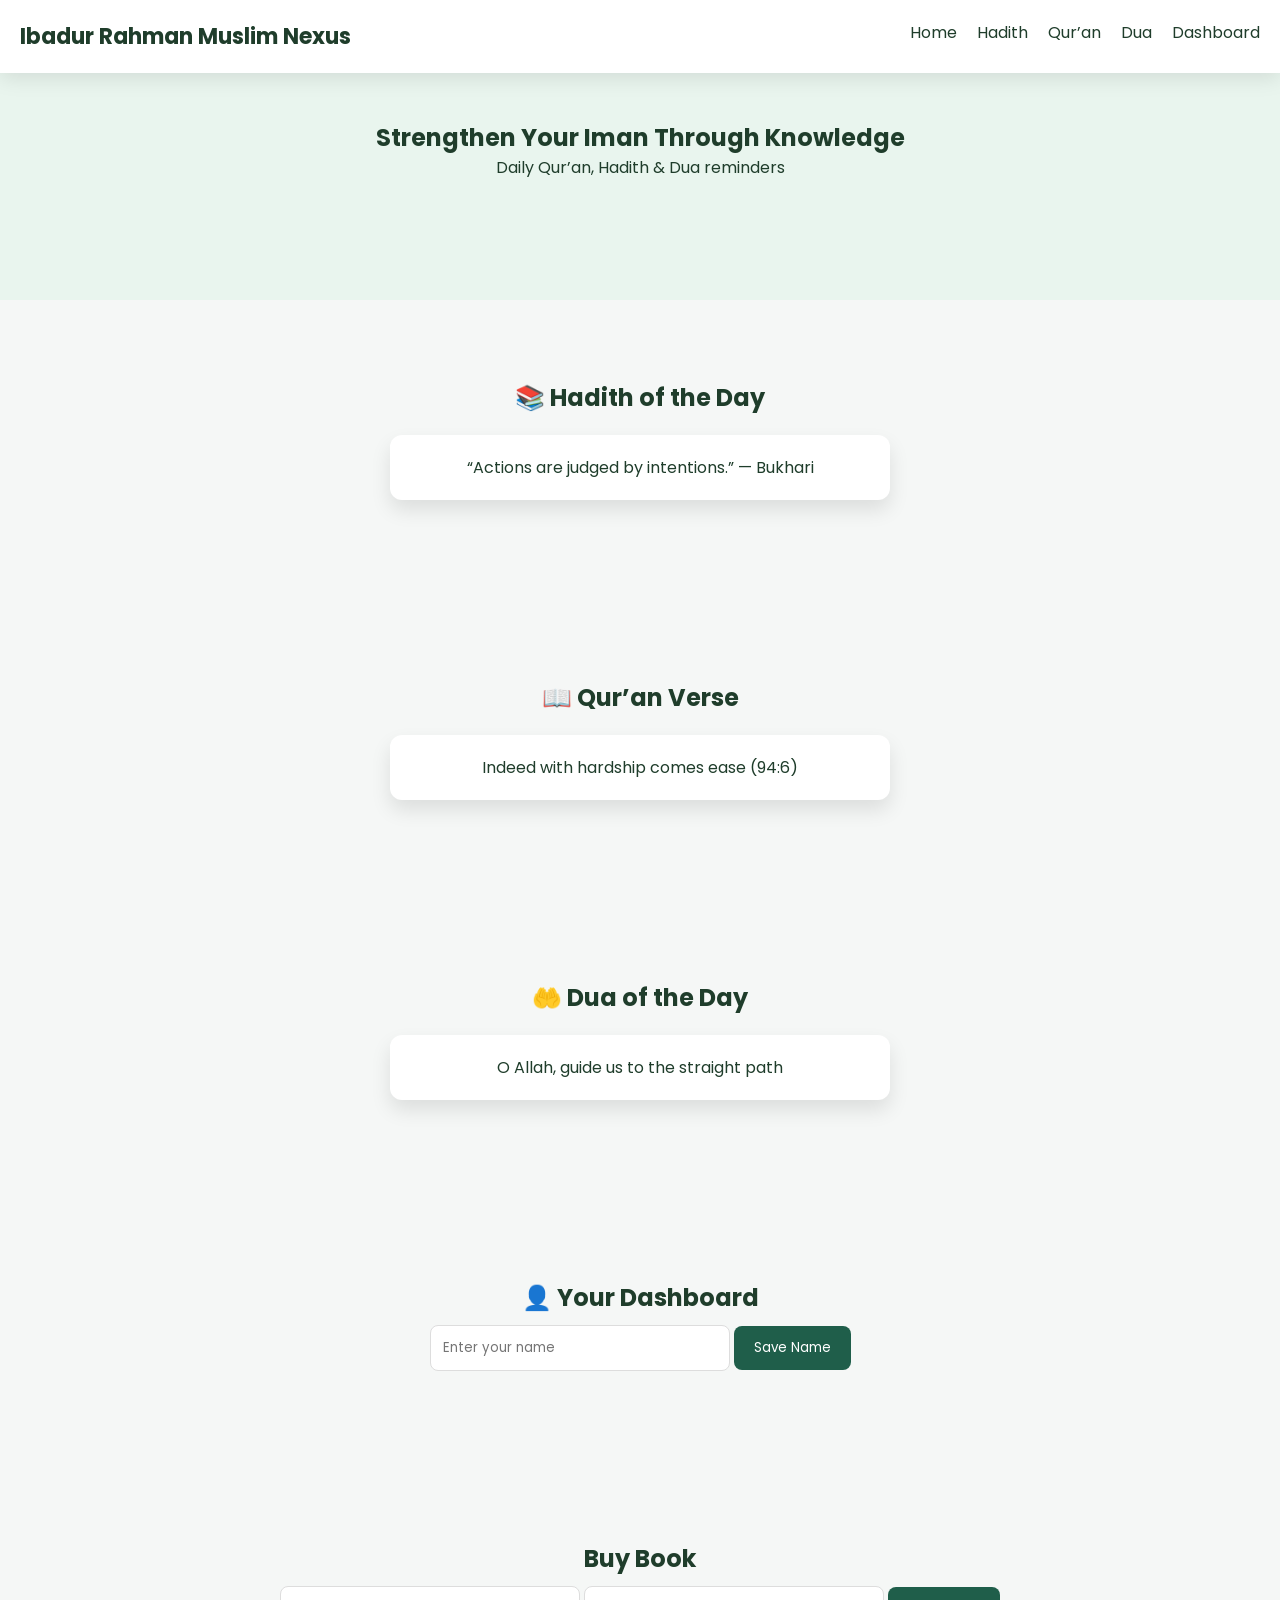
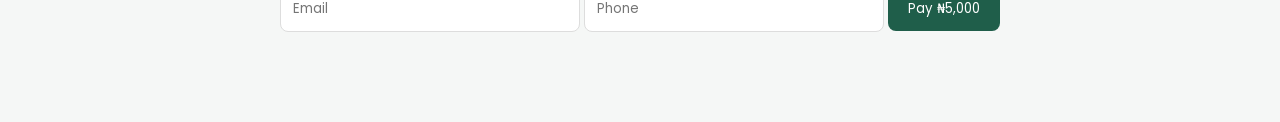
<file: index.html>
<!DOCTYPE html>
<html lang="en">
<head>
<meta charset="UTF-8">
<meta name="viewport" content="width=device-width, initial-scale=1.0">

<title>Ibadur Rahman Muslim Nexus | Islamic Knowledge Platform</title>

<link rel="stylesheet" href="style.css">
<link href="https://fonts.googleapis.com/css2?family=Poppins:wght@300;400;500;600;700&display=swap" rel="stylesheet">

<script src="https://js.paystack.co/v1/inline.js"></script>
</head>

<body>

<!-- OVERLAY -->
<div class="overlay" id="overlay"></div>

<!-- NAVBAR -->
<header class="navbar">
    <div class="logo">Ibadur Rahman Muslim Nexus</div>

    <div class="hamburger" id="hamburger">
        <span></span><span></span><span></span>
    </div>

    <nav id="navMenu">
        <a href="#home">Home</a>
        <a href="#hadith">Hadith</a>
        <a href="#quran">Qur’an</a>
        <a href="#dua">Dua</a>
        <a href="#dashboard">Dashboard</a>
    </nav>
</header>

<!-- HERO -->
<section class="hero" id="home">
    <h1>Strengthen Your Iman Through Knowledge</h1>
    <p>Daily Qur’an, Hadith & Dua reminders</p>
</section>

<!-- HADITH -->
<section class="section" id="hadith">
    <h2>📚 Hadith of the Day</h2>
    <div class="card" id="hadithBox">Loading...</div>
</section>

<!-- QURAN -->
<section class="section" id="quran">
    <h2>📖 Qur’an Verse</h2>
    <div class="card" id="quranBox">Loading...</div>
</section>

<!-- DUA -->
<section class="section" id="dua">
    <h2>🤲 Dua of the Day</h2>
    <div class="card" id="duaBox">Loading...</div>
</section>

<!-- DASHBOARD -->
<section class="section" id="dashboard">
    <h2>👤 Your Dashboard</h2>

    <input type="text" id="name" placeholder="Enter your name">
    <button onclick="saveName()">Save Name</button>

    <p id="welcome"></p>
</section>

<!-- PAYSTACK -->
<section class="section">
    <h2>Buy Book</h2>

    <input id="email" placeholder="Email">
    <input id="phone" placeholder="Phone">

    <button onclick="payWithPaystack()">Pay ₦5,000</button>
</section>

<script src="script.js"></script>
</body>
</html>
</file>
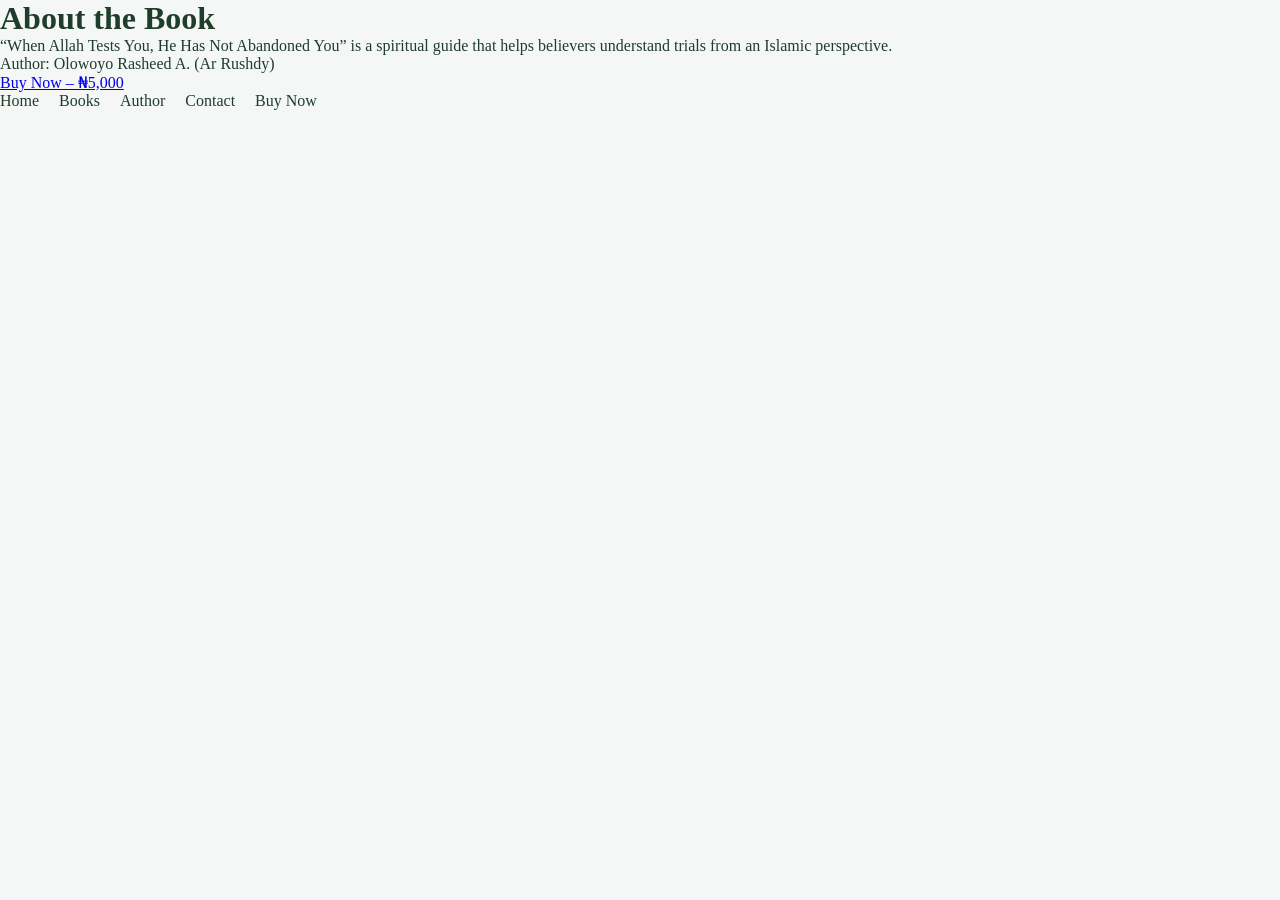
<file: about.html>
<!DOCTYPE html>
<html>
<head>
<title>About Book</title>
<link rel="stylesheet" href="style.css">
</head>

<body>

<h1>About the Book</h1>

<p>
“When Allah Tests You, He Has Not Abandoned You” is a spiritual guide
that helps believers understand trials from an Islamic perspective.
</p>

<p>
Author: Olowoyo Rasheed A. (Ar Rushdy)
</p>

<a href="checkout.html" class="btn">Buy Now – ₦5,000</a>
<nav>

<a href="index.html">Home</a>

<a href="books.html">Books</a>

<a href="about.html">Author</a>

<a href="#contact">Contact</a>

<a href="checkout.html" class="buy-btn">
Buy Now
</a>

</nav>
</body>
</html>
</file>
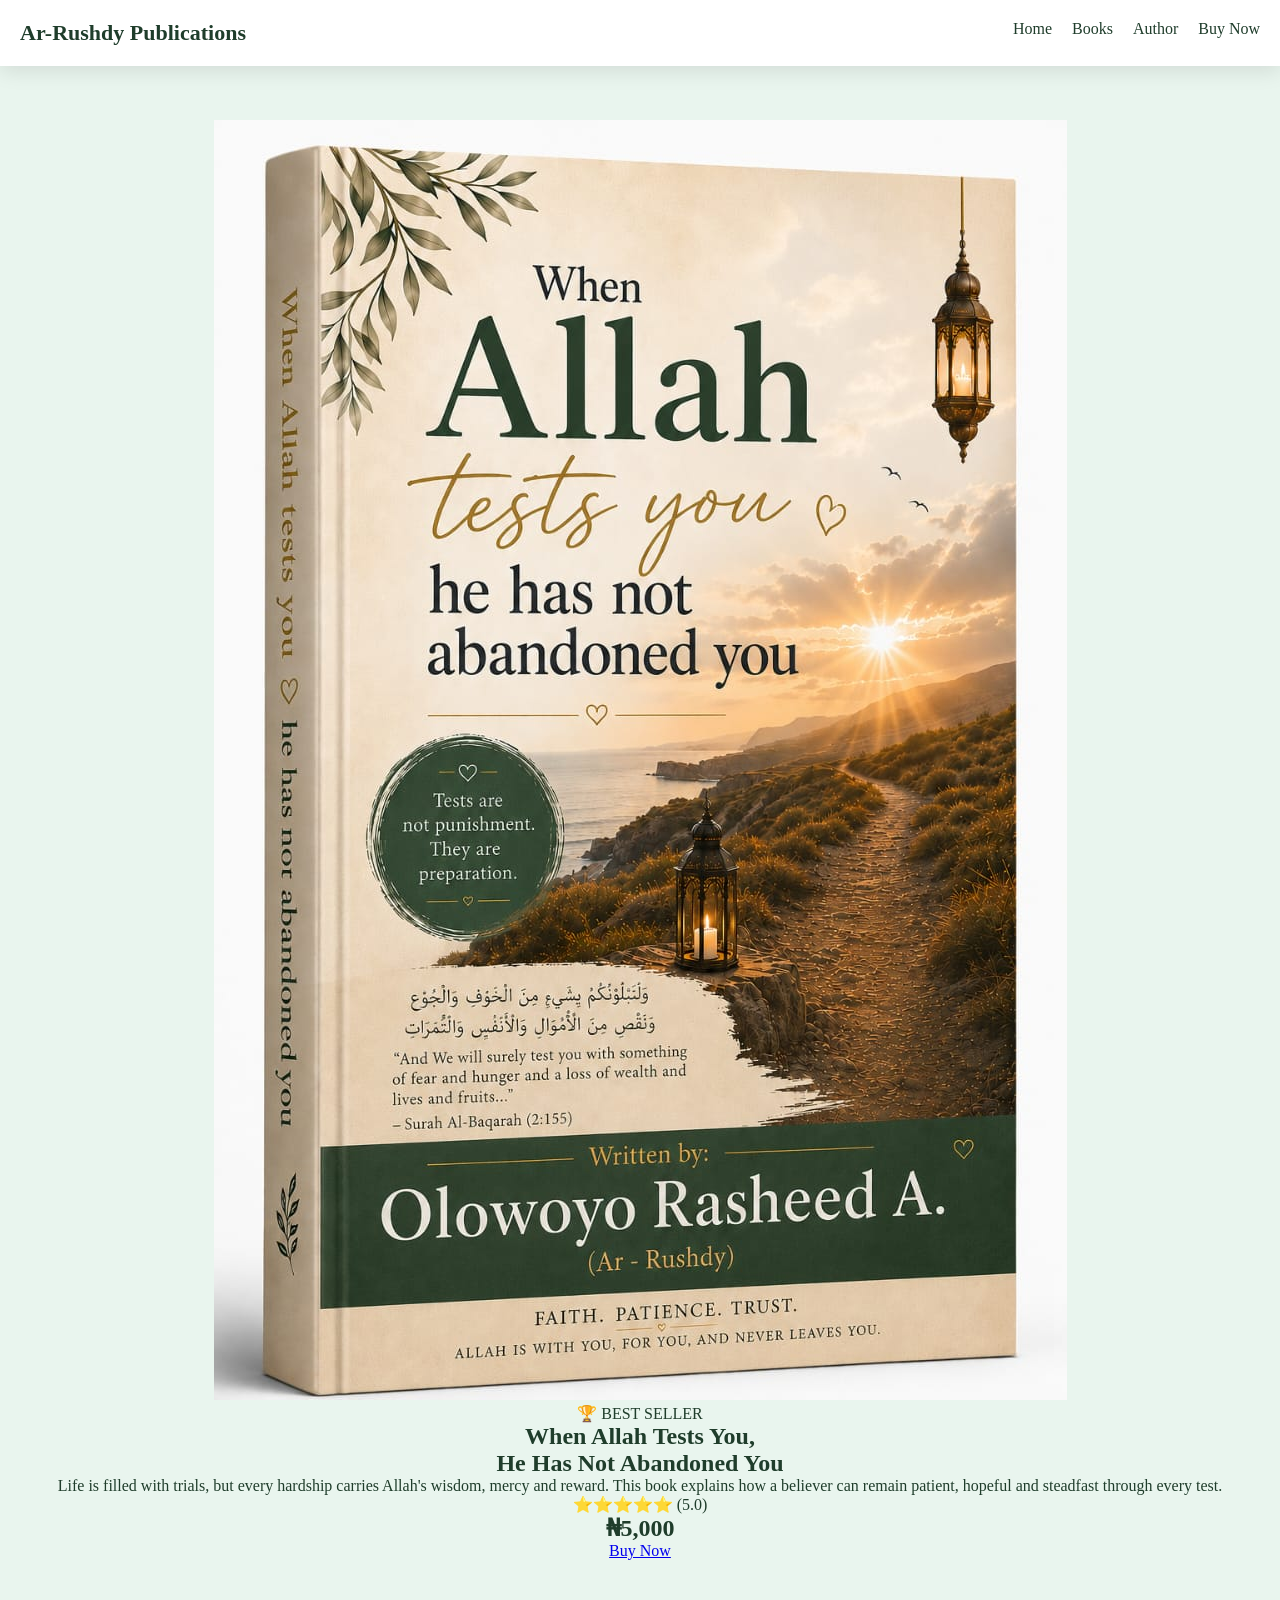
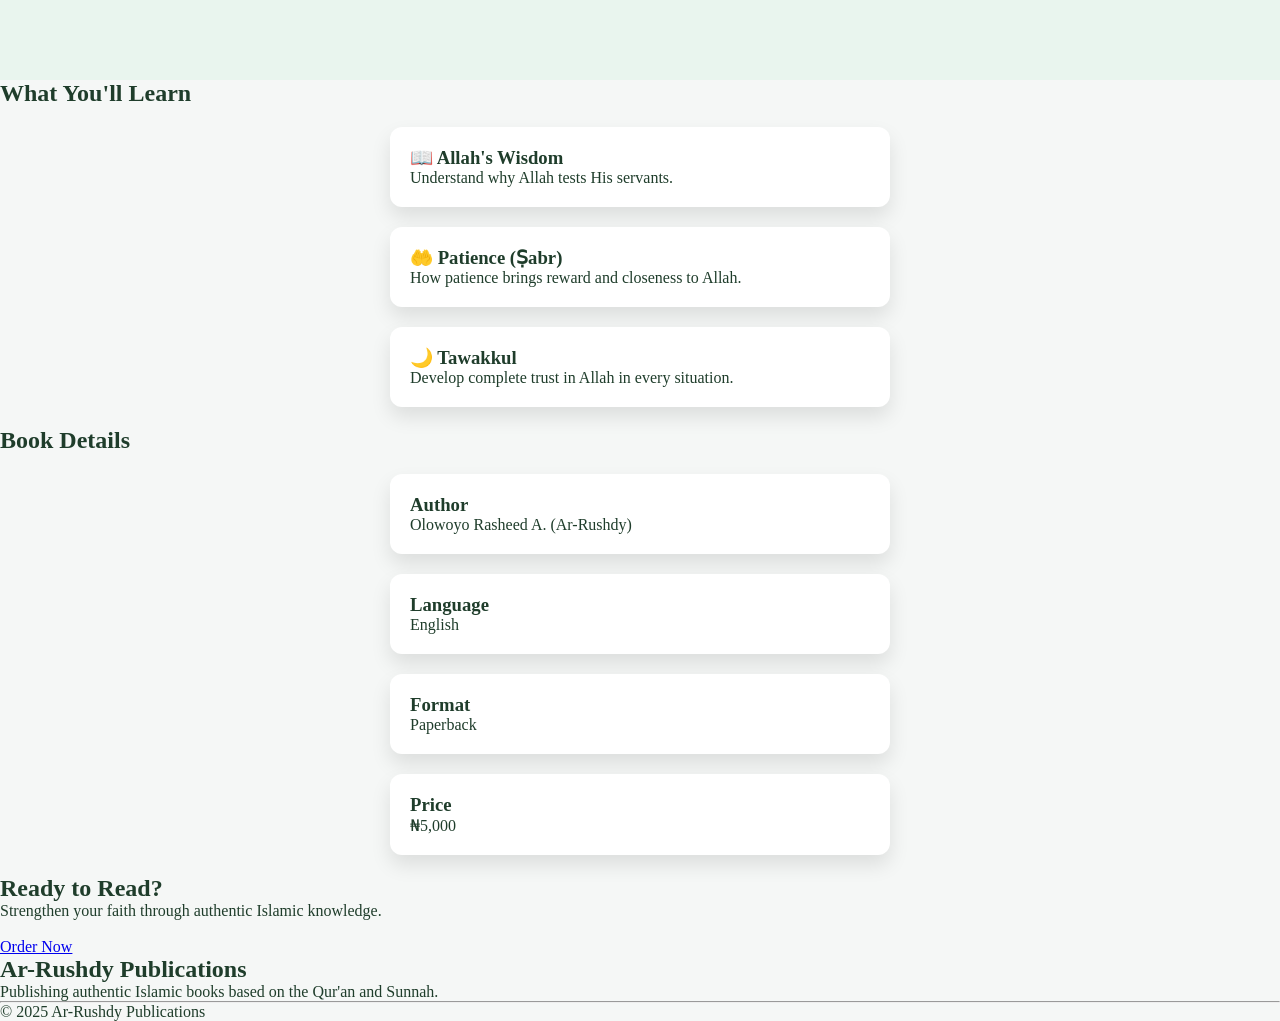
<file: book1.html>
<!DOCTYPE html>
<html lang="en">

<head>

<meta charset="UTF-8">
<meta name="viewport" content="width=device-width, initial-scale=1.0">

<title>When Allah Tests You | Ar-Rushdy Publications</title>

<link rel="stylesheet" href="style.css">

</head>

<body>

<header class="navbar">

<div class="logo">
Ar-Rushdy Publications
</div>

<nav>

<a href="index.html">Home</a>

<a href="books.html">Books</a>

<a href="about.html">Author</a>

<a href="checkout.html" class="buy-btn">
Buy Now
</a>

</nav>

</header>

<section class="hero">

<div class="hero-image">

<img src="Images/book.jpeg" alt="When Allah Tests You">

</div>

<div class="hero-text">

<span class="badge">
🏆 BEST SELLER
</span>

<h1>

When Allah Tests You,<br>
He Has Not Abandoned You

</h1>

<p>

Life is filled with trials, but every hardship carries
Allah's wisdom, mercy and reward. This book explains
how a believer can remain patient, hopeful and steadfast
through every test.

</p>

<p class="rating">

⭐⭐⭐⭐⭐ (5.0)

</p>

<h2>

₦5,000

</h2>

<a href="checkout.html" class="primary-btn">

Buy Now

</a>

</div>

</section>

<section class="discover">

<h2>

What You'll Learn

</h2>

<div class="cards">

<div class="card">

<h3>📖 Allah's Wisdom</h3>

<p>

Understand why Allah tests His servants.

</p>

</div>

<div class="card">

<h3>🤲 Patience (Ṣabr)</h3>

<p>

How patience brings reward and closeness to Allah.

</p>

</div>

<div class="card">

<h3>🌙 Tawakkul</h3>

<p>

Develop complete trust in Allah in every situation.

</p>

</div>

</div>

</section>

<section class="features">

<h2>

Book Details

</h2>

<div class="cards">

<div class="card">

<h3>Author</h3>

<p>

Olowoyo Rasheed A. (Ar-Rushdy)

</p>

</div>

<div class="card">

<h3>Language</h3>

<p>

English

</p>

</div>

<div class="card">

<h3>Format</h3>

<p>

Paperback

</p>

</div>

<div class="card">

<h3>Price</h3>

<p>

₦5,000

</p>

</div>

</div>

</section>

<section class="verse">

<h2>

Ready to Read?

</h2>

<p class="translation">

Strengthen your faith through authentic Islamic knowledge.

</p>

<br>

<a href="checkout.html" class="primary-btn">

Order Now

</a>

</section>

<footer class="footer">

<h2>

Ar-Rushdy Publications

</h2>

<p>

Publishing authentic Islamic books based on the Qur'an and Sunnah.

</p>

<hr>

<p>

© 2025 Ar-Rushdy Publications

</p>

</footer>

<script src="script.js"></script>

</body>

</html>
</file>
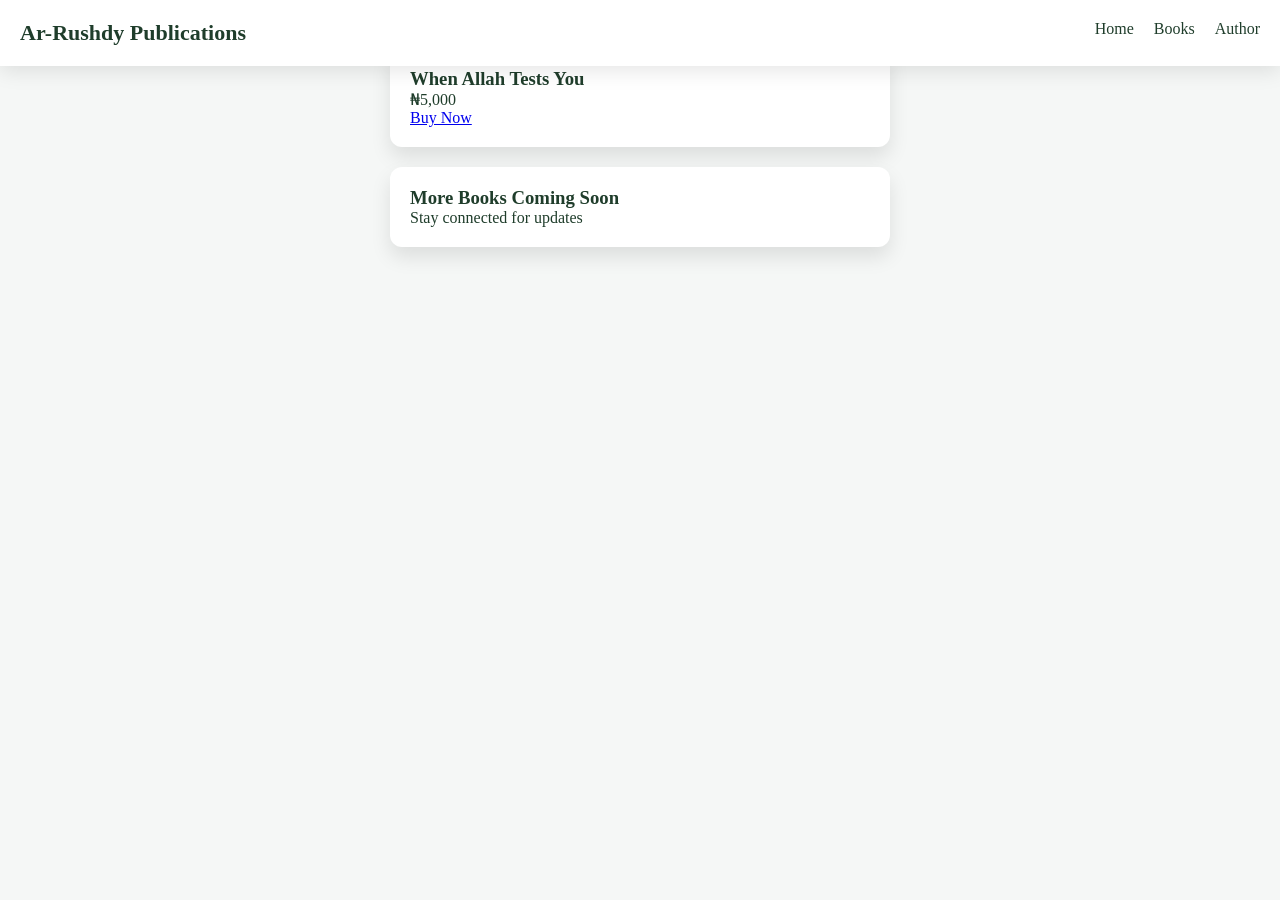
<file: books.html>
<!DOCTYPE html>
<html lang="en">
<head>
<meta charset="UTF-8">
<meta name="viewport" content="width=device-width, initial-scale=1.0">
<title>Books - Ar-Rushdy Publications</title>
<link rel="stylesheet" href="style.css">
</head>

<body>

<!-- NAVBAR -->
<header class="navbar">
    <div class="logo">Ar-Rushdy Publications</div>

    <div class="hamburger" id="hamburger">
        <span></span>
        <span></span>
        <span></span>
    </div>

    <nav id="navMenu">
        <a href="index.html">Home</a>
        <a href="books.html">Books</a>
        <a href="about.html">Author</a>
    </nav>
</header>

<div class="overlay" id="overlay"></div>

<!-- BOOKS SECTION -->
<section class="discover">
    <h2>📚 Published Books</h2>

    <div class="cards">

        <div class="card">
            <h3>When Allah Tests You</h3>
            <p>₦5,000</p>
            <a href="checkout.html" class="primary-btn">Buy Now</a>
        </div>

        <div class="card">
            <h3>More Books Coming Soon</h3>
            <p>Stay connected for updates</p>
        </div>

    </div>
</section>

<script src="script.js"></script>
</body>
</html>
</file>
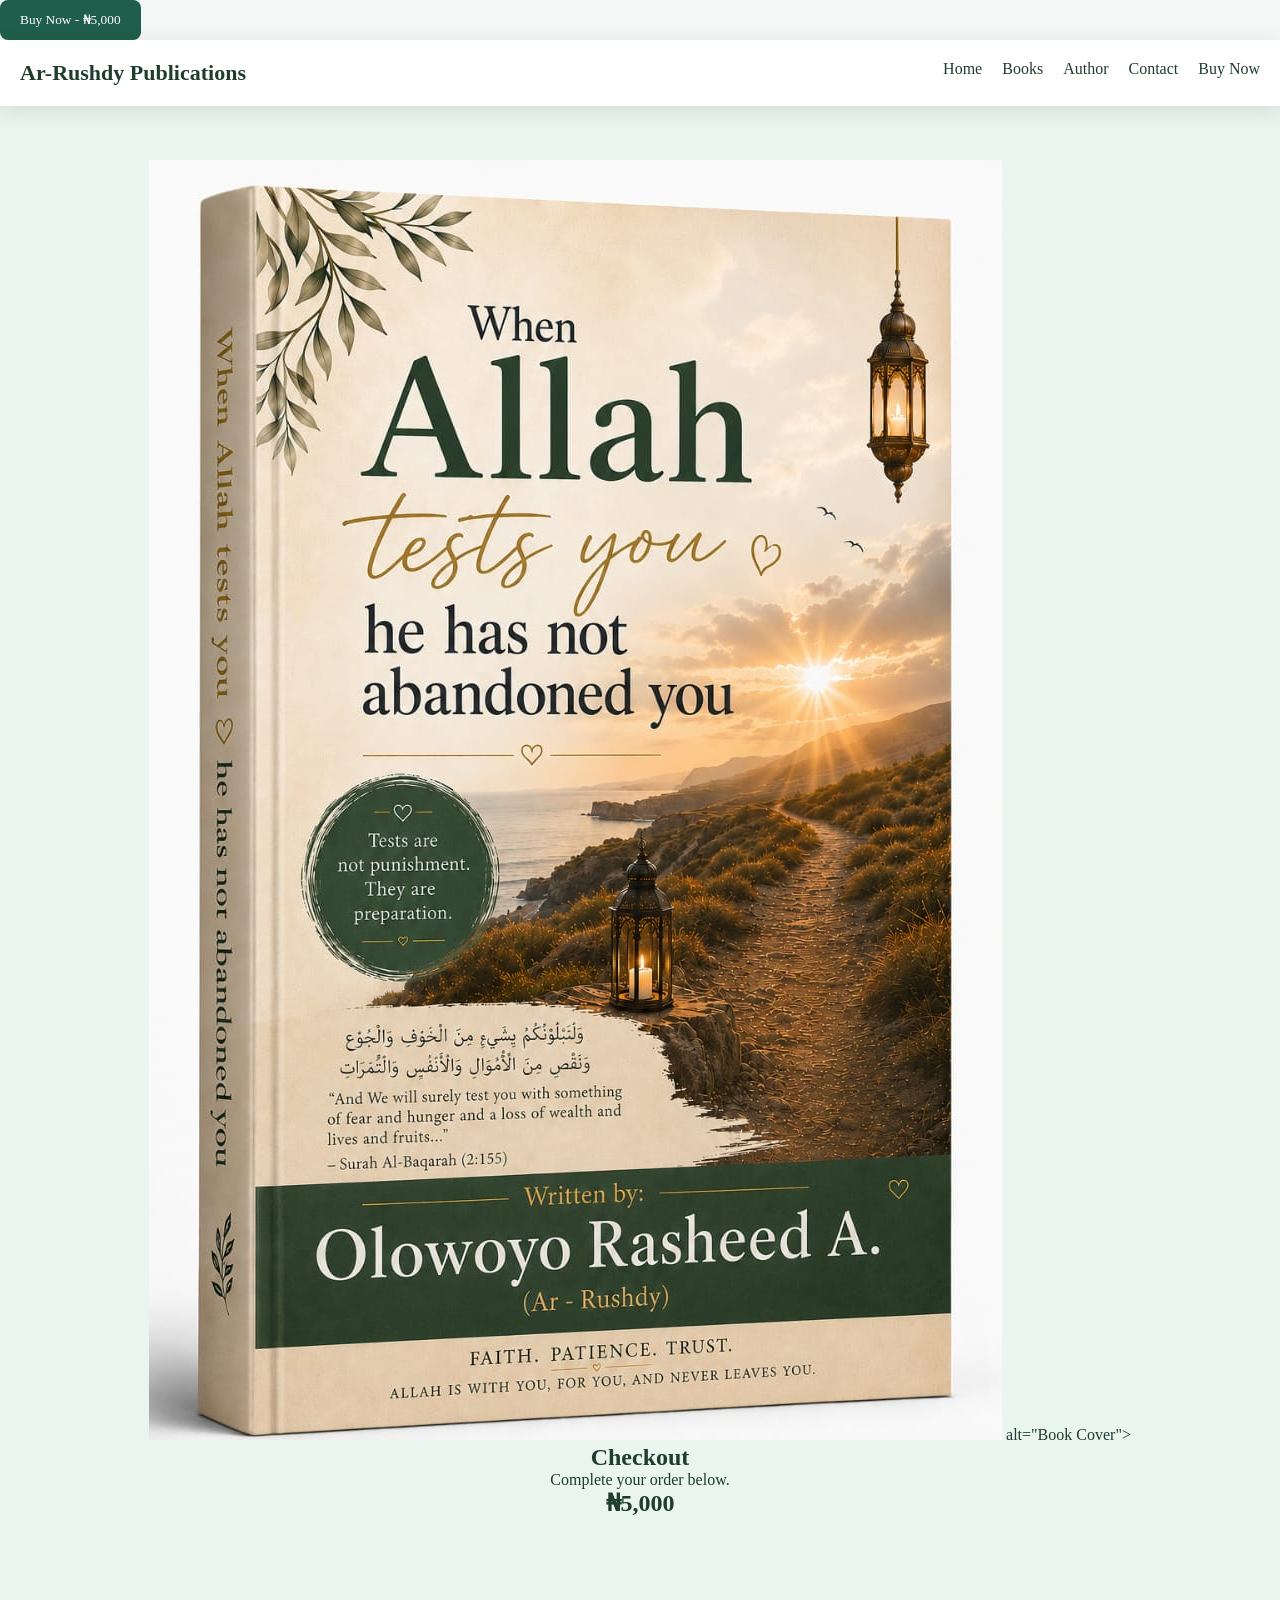
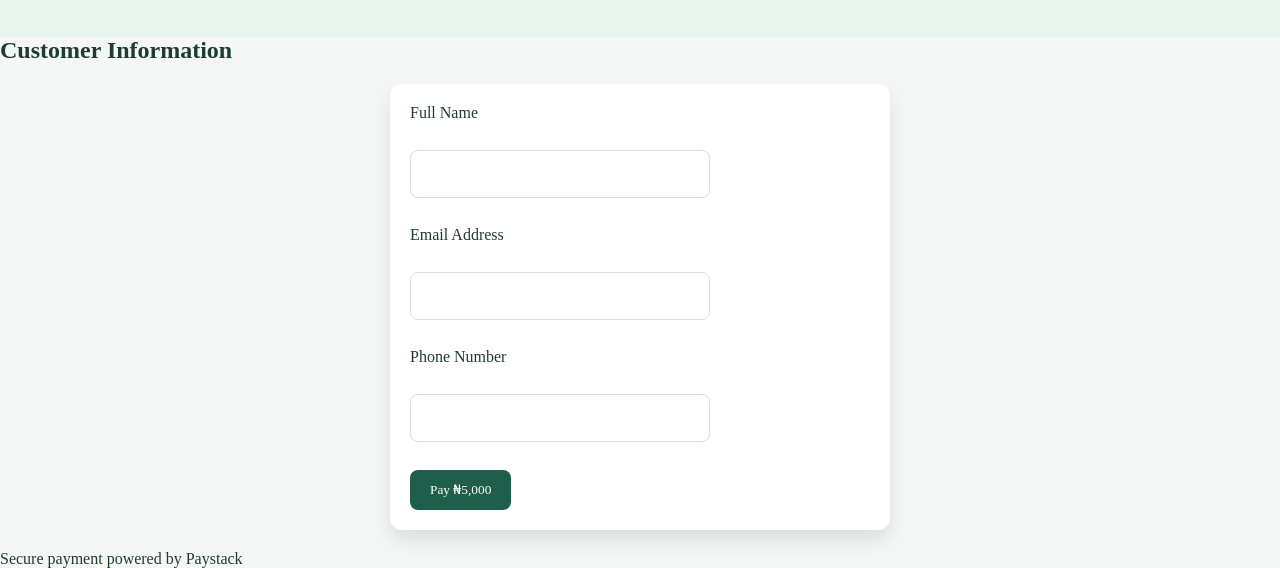
<file: checkout.html>
<button onclick="payWithPaystack()">
Buy Now - ₦5,000
</button><!DOCTYPE html>
<html lang="en">

<head>

<meta charset="UTF-8">

<meta name="viewport"
content="width=device-width, initial-scale=1.0">

<title>Checkout | Ar-Rushdy Publications</title>

<link rel="stylesheet" href="style.css">

</head>

<body>

<header class="navbar">

<div class="logo">

Ar-Rushdy Publications

</div>

<nav>

<a href="index.html">Home</a>

<a href="books.html">Books</a>

<a href="about.html">Author</a>

<a href="#contact">Contact</a>

<a href="checkout.html" class="buy-btn">
Buy Now
</a>

</nav>

</header>

<section class="hero">

<div class="hero-image">

<img src="Images/book.jpeg" alt="Book Cover">
alt="Book Cover">

</div>

<div class="hero-text">

<h1>

Checkout

</h1>

<p>

Complete your order below.

</p>

<h2>

₦5,000

</h2>

</div>

</section>

<section class="features">

<h2>

Customer Information

</h2>

<form id="paymentForm">

<div class="card">

<label>

Full Name

</label>

<br><br>

<input
type="text"
id="name"
required
style="width:100%;padding:15px;">

<br><br>

<label>

Email Address

</label>

<br><br>

<input
type="email"
id="email"
required
style="width:100%;padding:15px;">

<br><br>

<label>

Phone Number

</label>

<br><br>

<input
type="tel"
id="phone"
required
style="width:100%;padding:15px;">

<br><br>

<button
type="button"
class="primary-btn"
onclick="payWithPaystack()">

Pay ₦5,000

</button>

</div>

</form>

</section>

<footer class="footer">

<p>

Secure payment powered by Paystack

</p>

</footer>

<script src="https://js.paystack.co/v1/inline.js"></script>

<script src="script.js"></script>

</body>

</html>
</file>
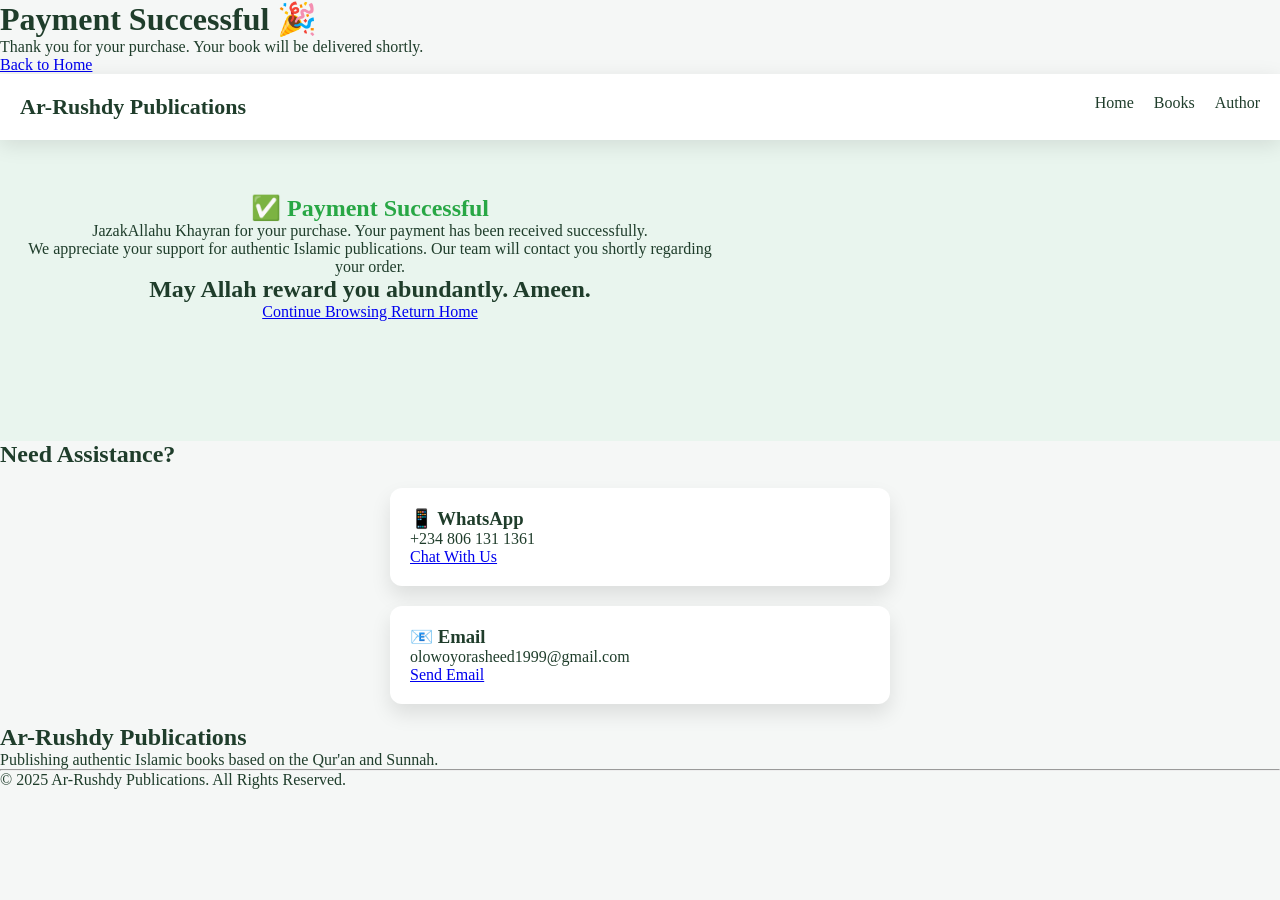
<file: success.html>
<!DOCTYPE html>
<html>
<head>
<title>Success</title>
<link rel="stylesheet" href="style.css">
</head>

<body>

<h1>Payment Successful 🎉</h1>

<p>
Thank you for your purchase.
Your book will be delivered shortly.
</p>

<a href="index.html" class="btn">Back to Home</a>
<!DOCTYPE html>
<html lang="en">

<head>

<meta charset="UTF-8">
<meta name="viewport" content="width=device-width, initial-scale=1.0">

<title>Payment Successful | Ar-Rushdy Publications</title>

<link rel="stylesheet" href="style.css">

</head>

<body>

<header class="navbar">

<div class="logo">
Ar-Rushdy Publications
</div>

<nav>

<a href="index.html">Home</a>

<a href="books.html">Books</a>

<a href="about.html">Author</a>

</nav>

</header>

<section class="hero">

<div class="hero-text" style="text-align:center; max-width:700px;">

<h1 style="color:#28a745;">

✅ Payment Successful

</h1>

<p>

JazakAllahu Khayran for your purchase.

Your payment has been received successfully.

</p>

<p>

We appreciate your support for authentic Islamic publications.

Our team will contact you shortly regarding your order.

</p>

<h2>

May Allah reward you abundantly. Ameen.

</h2>

<div class="hero-buttons">

<a href="books.html" class="secondary-btn">

Continue Browsing

</a>

<a href="index.html" class="primary-btn">

Return Home

</a>

</div>

</div>

</section>

<section class="features">

<h2>Need Assistance?</h2>

<div class="cards">

<div class="card">

<h3>📱 WhatsApp</h3>

<p>

+234 806 131 1361

</p>

<a href="https://wa.me/2348061311361"
target="_blank"
class="primary-btn">

Chat With Us

</a>

</div>

<div class="card">

<h3>📧 Email</h3>

<p>

olowoyorasheed1999@gmail.com

</p>

<a href="mailto:olowoyorasheed1999@gmail.com"
class="secondary-btn">

Send Email

</a>

</div>

</div>

</section>

<footer class="footer">

<h2>Ar-Rushdy Publications</h2>

<p>

Publishing authentic Islamic books based on the Qur'an and Sunnah.

</p>

<hr>

<p>

© 2025 Ar-Rushdy Publications. All Rights Reserved.

</p>

</footer>

<script src="script.js"></script>

</body>

</html>

</body>
</html>
</file>
<file: style.css>
*{
margin:0;
padding:0;
box-sizing:border-box;
font-family:Poppins;
}

body{
background:#f5f7f6;
color:#1f3d2b;
}

/* NAV */
.navbar{
display:flex;
justify-content:space-between;
padding:20px;
position:fixed;
width:100%;
background:#fff;
z-index:1000;
box-shadow:0 5px 20px rgba(0,0,0,.1);
}

.logo{font-weight:700;font-size:22px}

/* MENU */
nav{
display:flex;
gap:20px;
}

nav a{
text-decoration:none;
color:#1f3d2b;
}

/* HAMBURGER */
.hamburger{
display:none;
cursor:pointer;
}

.hamburger span{
display:block;
height:3px;
width:25px;
margin:5px;
background:#1f3d2b;
}

/* HERO */
.hero{
padding:120px 20px;
text-align:center;
background:#e9f5ee;
}

/* SECTIONS */
.section{
padding:60px 20px;
text-align:center;
}

.card{
background:#fff;
padding:20px;
margin:20px auto;
max-width:500px;
border-radius:12px;
box-shadow:0 10px 20px rgba(0,0,0,.1);
}

/* INPUTS */
input{
padding:10px;
margin:5px;
width:80%;
max-width:300px;
}

button{
padding:10px 20px;
background:#1f5e4a;
color:#fff;
border:none;
cursor:pointer;
}

/* MOBILE */
@media(max-width:768px){
nav{
position:fixed;
top:70px;
right:-100%;
flex-direction:column;
background:#fff;
width:200px;
height:100vh;
padding:20px;
transition:.3s;
}

nav.active{
right:0;
}

.hamburger{display:block}
}

/* OVERLAY */
.overlay{
position:fixed;
inset:0;
background:rgba(0,0,0,.4);
opacity:0;
visibility:hidden;
}

.overlay.active{
opacity:1;
visibility:visible;
}
/* =========================
   LEVEL 2 ISLAMIC UPGRADE
========================= */

/* Smooth card animation */
.card {
    transition: all 0.3s ease;
}

.card:hover {
    transform: translateY(-6px);
}

/* Better mobile menu fix */
.overlay.active {
    opacity: 1;
    visibility: visible;
    pointer-events: all;
}

/* Improve section spacing */
.section {
    padding: 80px 20px;
}

/* Better dashboard inputs */
input {
    width: 100%;
    padding: 12px;
    margin: 10px 0;
    border: 1px solid #ddd;
    border-radius: 8px;
    outline: none;
}

/* Buttons better touch on mobile */
button {
    padding: 12px 20px;
    border: none;
    background: #1F5E4A;
    color: white;
    border-radius: 8px;
    cursor: pointer;
    transition: 0.3s;
}

button:hover {
    background: #184838;
}
</file>
